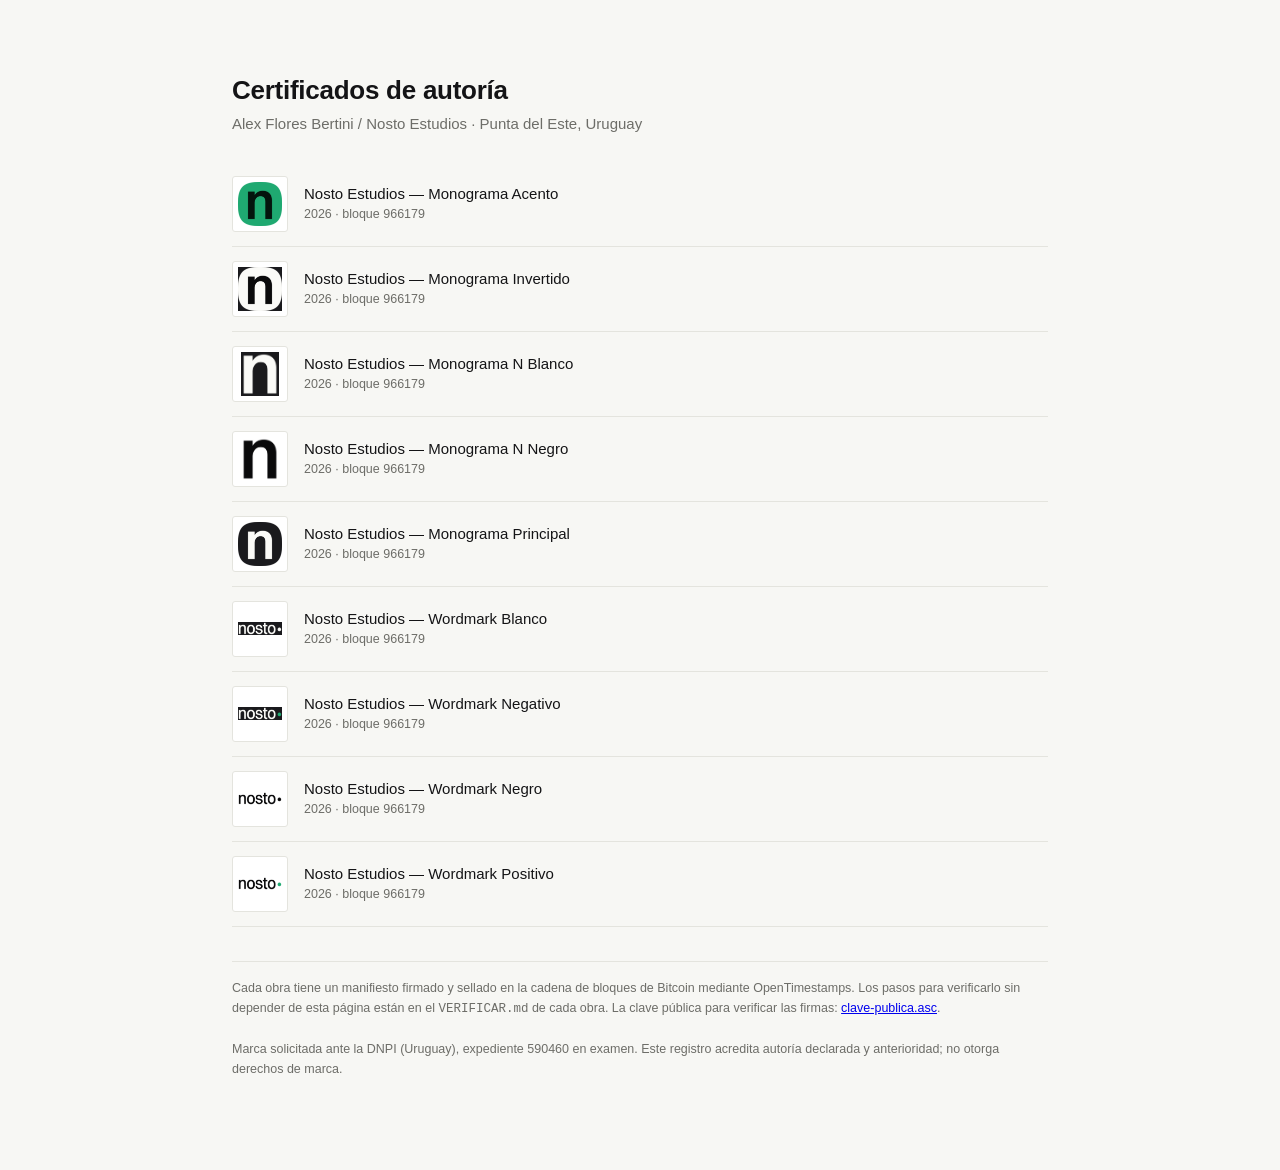
<file: index.html>
<!doctype html>
<html lang="es"><head><meta charset="utf-8">
<meta name="viewport" content="width=device-width, initial-scale=1">
<title>Certificados de autoría — Alex Flores Bertini / Nosto Estudios</title>
<meta name="description" content="Registro público de certificados de autoría de Alex Flores Bertini / Nosto Estudios: manifiestos firmados y sellados en Bitcoin con OpenTimestamps.">
<link rel="stylesheet" href="estilo.css"></head>
<body><main>
<h1>Certificados de autoría</h1>
<p class="sub">Alex Flores Bertini / Nosto Estudios · Punta del Este, Uruguay</p>
<ul class="lista">
<li><img src="0bc5fb3c-1c24-49cf-87ac-13768269d4f9/preview.png" alt=""><div><a href="0bc5fb3c-1c24-49cf-87ac-13768269d4f9/">Nosto Estudios — Monograma Acento</a><div class="meta">2026 · bloque 966179</div></div></li>
<li><img src="e2a8ee2f-dfc8-4337-b671-a739d326ea07/preview.png" alt=""><div><a href="e2a8ee2f-dfc8-4337-b671-a739d326ea07/">Nosto Estudios — Monograma Invertido</a><div class="meta">2026 · bloque 966179</div></div></li>
<li><img src="cacf6316-6833-4dca-974b-2f16792ba721/preview.png" alt=""><div><a href="cacf6316-6833-4dca-974b-2f16792ba721/">Nosto Estudios — Monograma N Blanco</a><div class="meta">2026 · bloque 966179</div></div></li>
<li><img src="ef501285-c025-4a81-8399-94e770ec6042/preview.png" alt=""><div><a href="ef501285-c025-4a81-8399-94e770ec6042/">Nosto Estudios — Monograma N Negro</a><div class="meta">2026 · bloque 966179</div></div></li>
<li><img src="640e5a05-ff37-415c-9a13-0d6cddcfff2c/preview.png" alt=""><div><a href="640e5a05-ff37-415c-9a13-0d6cddcfff2c/">Nosto Estudios — Monograma Principal</a><div class="meta">2026 · bloque 966179</div></div></li>
<li><img src="b8999463-d1fd-4826-aa79-1d5e12700e20/preview.png" alt=""><div><a href="b8999463-d1fd-4826-aa79-1d5e12700e20/">Nosto Estudios — Wordmark Blanco</a><div class="meta">2026 · bloque 966179</div></div></li>
<li><img src="2ccac34e-8e86-4251-b147-7a0a72bad768/preview.png" alt=""><div><a href="2ccac34e-8e86-4251-b147-7a0a72bad768/">Nosto Estudios — Wordmark Negativo</a><div class="meta">2026 · bloque 966179</div></div></li>
<li><img src="6660954e-7d10-4164-88cc-22def367653f/preview.png" alt=""><div><a href="6660954e-7d10-4164-88cc-22def367653f/">Nosto Estudios — Wordmark Negro</a><div class="meta">2026 · bloque 966179</div></div></li>
<li><img src="375dfd96-9ee0-4c67-bbba-329ff1a1e312/preview.png" alt=""><div><a href="375dfd96-9ee0-4c67-bbba-329ff1a1e312/">Nosto Estudios — Wordmark Positivo</a><div class="meta">2026 · bloque 966179</div></div></li>
</ul>
<p class="nota">Cada obra tiene un manifiesto firmado y sellado en la cadena de bloques
de Bitcoin mediante OpenTimestamps. Los pasos para verificarlo sin depender de esta
página están en el <code>VERIFICAR.md</code> de cada obra. La clave pública para
verificar las firmas: <a href="clave-publica.asc">clave-publica.asc</a>.<br><br>
Marca solicitada ante la DNPI (Uruguay), expediente 590460 en examen. Este registro acredita autoría declarada y anterioridad;
no otorga derechos de marca.</p>
</main></body></html>
</file>
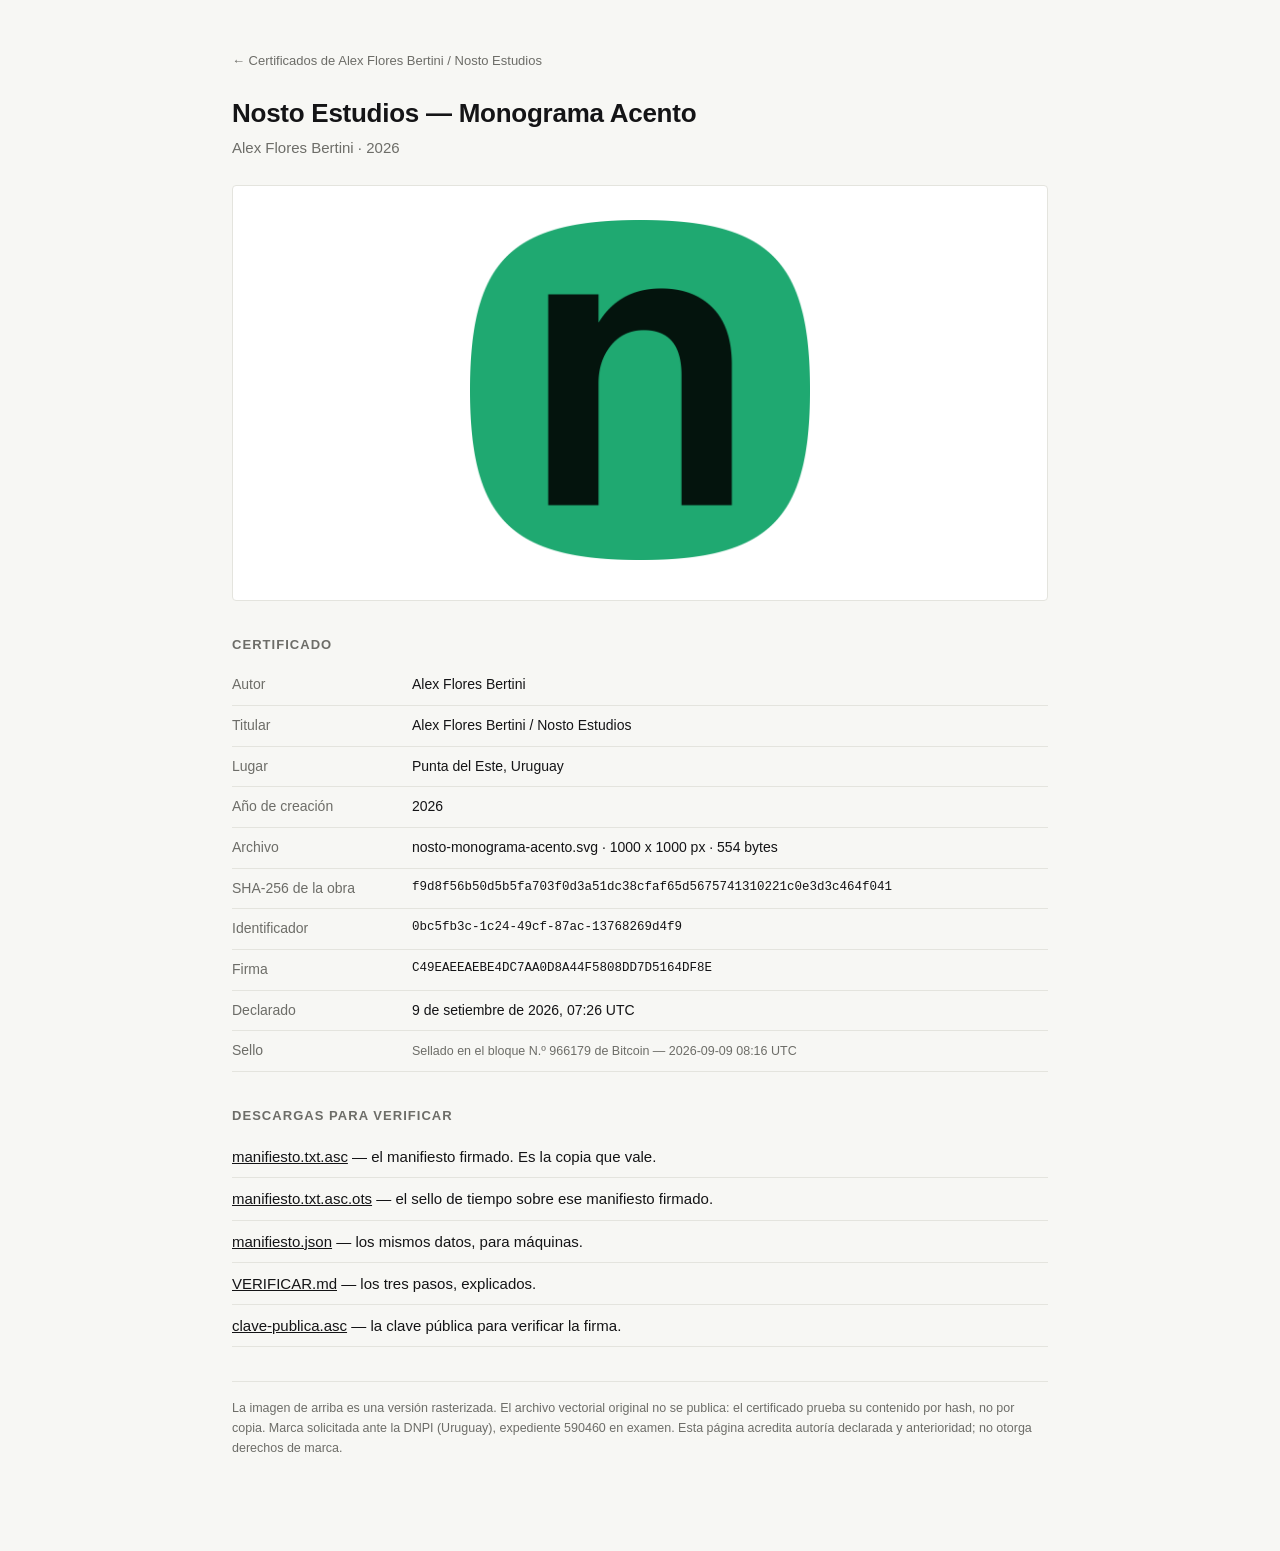
<file: 0bc5fb3c-1c24-49cf-87ac-13768269d4f9/index.html>
<!doctype html>
<html lang="es"><head><meta charset="utf-8">
<meta name="viewport" content="width=device-width, initial-scale=1">
<title>Nosto Estudios — Monograma Acento — Certificado de autoría</title>
<meta name="description" content="Certificado de autoría de Nosto Estudios — Monograma Acento, de Alex Flores Bertini. Manifiesto firmado y sellado en Bitcoin con OpenTimestamps.">
<link rel="stylesheet" href="../estilo.css"></head>
<body><main>
<header><a href="../">← Certificados de Alex Flores Bertini / Nosto Estudios</a></header>
<h1>Nosto Estudios — Monograma Acento</h1>
<p class="sub">Alex Flores Bertini · 2026</p>
<div class="obra"><img src="preview.png" alt="Nosto Estudios — Monograma Acento"></div>
<h2>Certificado</h2>
<table>
<tr><td>Autor</td><td>Alex Flores Bertini</td></tr>
<tr><td>Titular</td><td>Alex Flores Bertini / Nosto Estudios</td></tr>
<tr><td>Lugar</td><td>Punta del Este, Uruguay</td></tr>
<tr><td>Año de creación</td><td>2026</td></tr>
<tr><td>Archivo</td><td>nosto-monograma-acento.svg · 1000 x 1000 px · 554 bytes</td></tr>
<tr><td>SHA-256 de la obra</td><td class="mono">f9d8f56b50d5b5fa703f0d3a51dc38cfaf65d5675741310221c0e3d3c464f041</td></tr>
<tr><td>Identificador</td><td class="mono">0bc5fb3c-1c24-49cf-87ac-13768269d4f9</td></tr>
<tr><td>Firma</td><td class="mono">C49EAEEAEBE4DC7AA0D8A44F5808DD7D5164DF8E</td></tr>
<tr><td>Declarado</td><td>9 de setiembre de 2026, 07:26 UTC</td></tr>
<tr><td>Sello</td><td><span class="estado">Sellado en el bloque N.º 966179 de Bitcoin — 2026-09-09 08:16 UTC</span></td></tr>
</table>
<h2>Descargas para verificar</h2>
<ul class="arch">
<li><a href="manifiesto.txt.asc">manifiesto.txt.asc</a> — el manifiesto firmado. Es la copia que vale.</li>
<li><a href="manifiesto.txt.asc.ots">manifiesto.txt.asc.ots</a> — el sello de tiempo sobre ese manifiesto firmado.</li>
<li><a href="manifiesto.json">manifiesto.json</a> — los mismos datos, para máquinas.</li>
<li><a href="VERIFICAR.md">VERIFICAR.md</a> — los tres pasos, explicados.</li>
<li><a href="../clave-publica.asc">clave-publica.asc</a> — la clave pública para verificar la firma.</li>
</ul>
<p class="nota">La imagen de arriba es una versión rasterizada. El archivo vectorial
original no se publica: el certificado prueba su contenido por hash, no por copia.
Marca solicitada ante la DNPI (Uruguay), expediente 590460 en examen. Esta página acredita autoría declarada y
anterioridad; no otorga derechos de marca.</p>
</main></body></html>
</file>
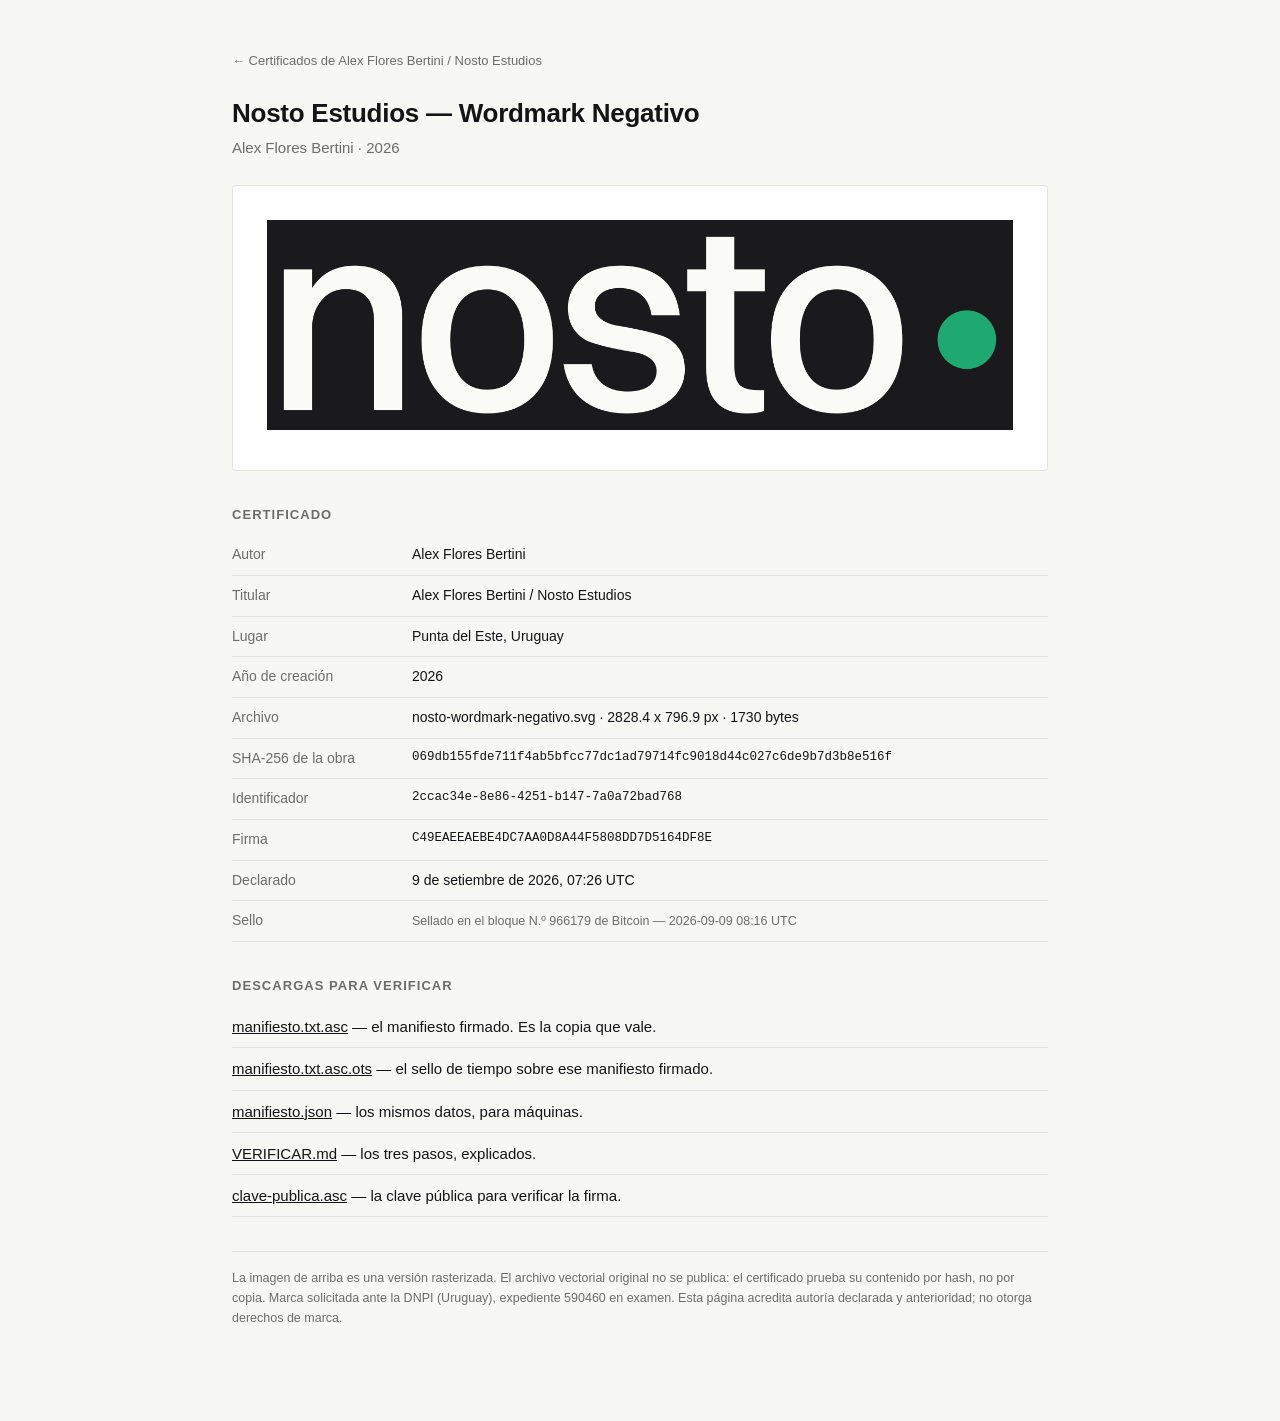
<file: 2ccac34e-8e86-4251-b147-7a0a72bad768/index.html>
<!doctype html>
<html lang="es"><head><meta charset="utf-8">
<meta name="viewport" content="width=device-width, initial-scale=1">
<title>Nosto Estudios — Wordmark Negativo — Certificado de autoría</title>
<meta name="description" content="Certificado de autoría de Nosto Estudios — Wordmark Negativo, de Alex Flores Bertini. Manifiesto firmado y sellado en Bitcoin con OpenTimestamps.">
<link rel="stylesheet" href="../estilo.css"></head>
<body><main>
<header><a href="../">← Certificados de Alex Flores Bertini / Nosto Estudios</a></header>
<h1>Nosto Estudios — Wordmark Negativo</h1>
<p class="sub">Alex Flores Bertini · 2026</p>
<div class="obra"><img src="preview.png" alt="Nosto Estudios — Wordmark Negativo"></div>
<h2>Certificado</h2>
<table>
<tr><td>Autor</td><td>Alex Flores Bertini</td></tr>
<tr><td>Titular</td><td>Alex Flores Bertini / Nosto Estudios</td></tr>
<tr><td>Lugar</td><td>Punta del Este, Uruguay</td></tr>
<tr><td>Año de creación</td><td>2026</td></tr>
<tr><td>Archivo</td><td>nosto-wordmark-negativo.svg · 2828.4 x 796.9 px · 1730 bytes</td></tr>
<tr><td>SHA-256 de la obra</td><td class="mono">069db155fde711f4ab5bfcc77dc1ad79714fc9018d44c027c6de9b7d3b8e516f</td></tr>
<tr><td>Identificador</td><td class="mono">2ccac34e-8e86-4251-b147-7a0a72bad768</td></tr>
<tr><td>Firma</td><td class="mono">C49EAEEAEBE4DC7AA0D8A44F5808DD7D5164DF8E</td></tr>
<tr><td>Declarado</td><td>9 de setiembre de 2026, 07:26 UTC</td></tr>
<tr><td>Sello</td><td><span class="estado">Sellado en el bloque N.º 966179 de Bitcoin — 2026-09-09 08:16 UTC</span></td></tr>
</table>
<h2>Descargas para verificar</h2>
<ul class="arch">
<li><a href="manifiesto.txt.asc">manifiesto.txt.asc</a> — el manifiesto firmado. Es la copia que vale.</li>
<li><a href="manifiesto.txt.asc.ots">manifiesto.txt.asc.ots</a> — el sello de tiempo sobre ese manifiesto firmado.</li>
<li><a href="manifiesto.json">manifiesto.json</a> — los mismos datos, para máquinas.</li>
<li><a href="VERIFICAR.md">VERIFICAR.md</a> — los tres pasos, explicados.</li>
<li><a href="../clave-publica.asc">clave-publica.asc</a> — la clave pública para verificar la firma.</li>
</ul>
<p class="nota">La imagen de arriba es una versión rasterizada. El archivo vectorial
original no se publica: el certificado prueba su contenido por hash, no por copia.
Marca solicitada ante la DNPI (Uruguay), expediente 590460 en examen. Esta página acredita autoría declarada y
anterioridad; no otorga derechos de marca.</p>
</main></body></html>
</file>
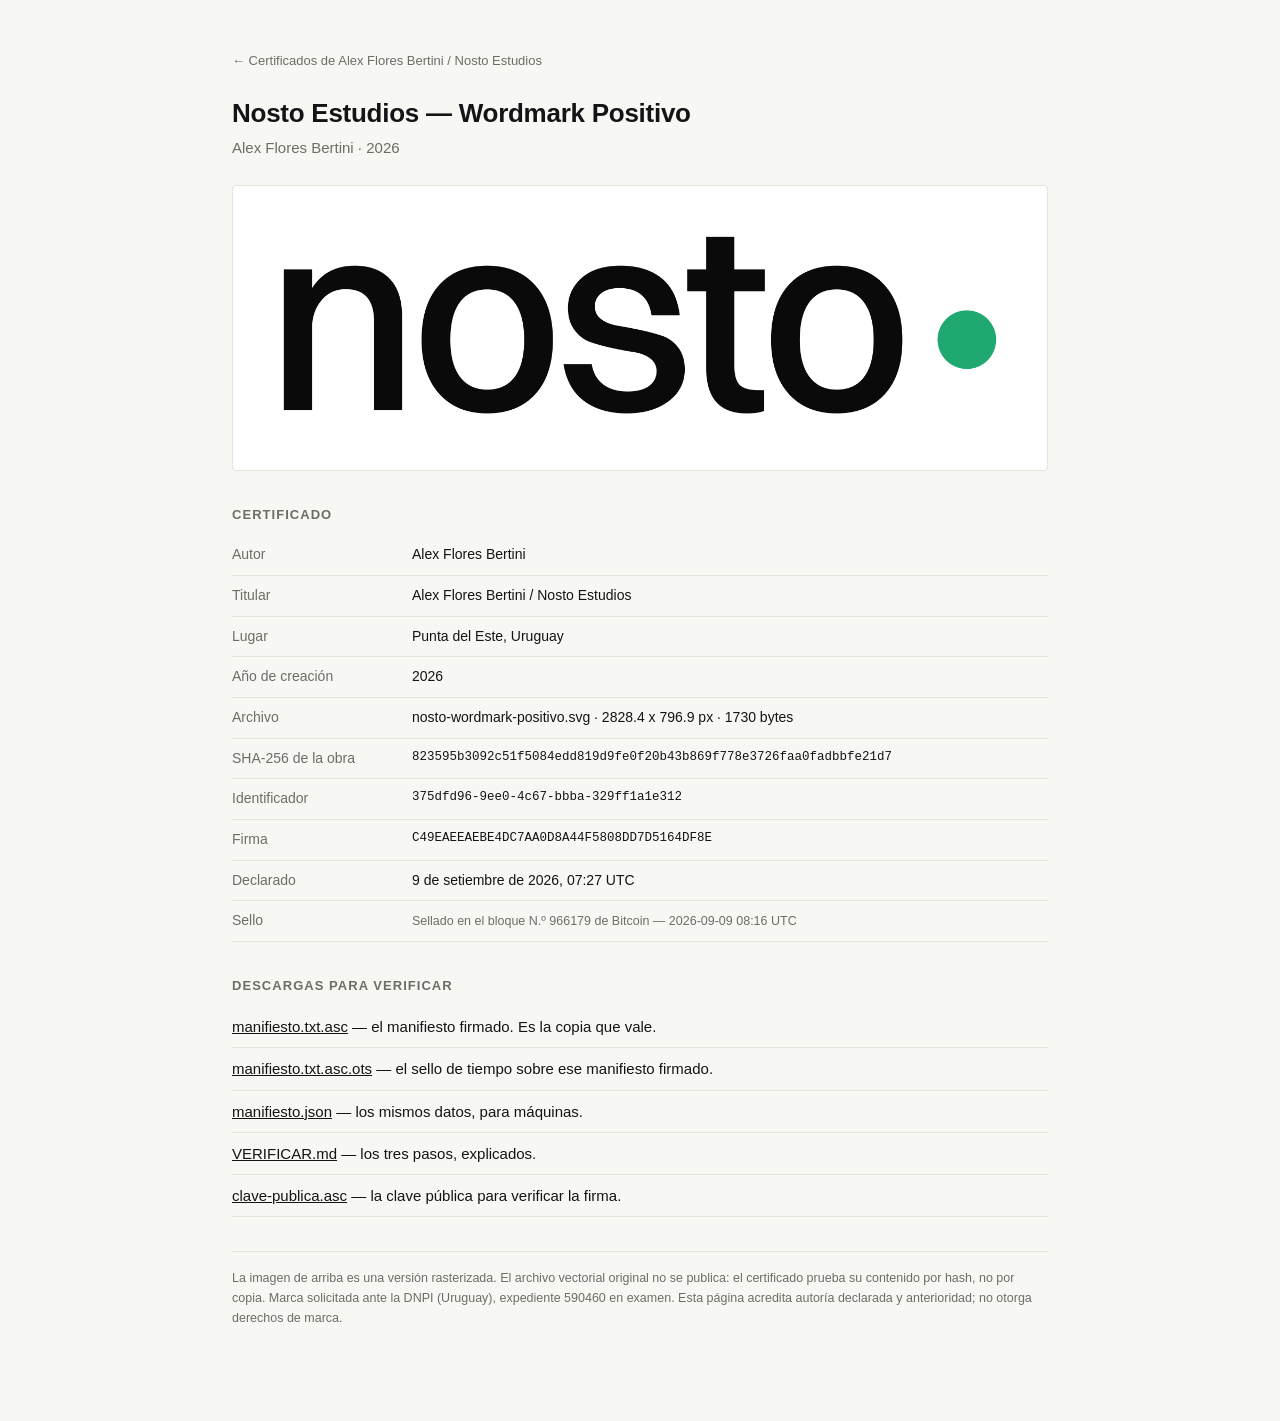
<file: 375dfd96-9ee0-4c67-bbba-329ff1a1e312/index.html>
<!doctype html>
<html lang="es"><head><meta charset="utf-8">
<meta name="viewport" content="width=device-width, initial-scale=1">
<title>Nosto Estudios — Wordmark Positivo — Certificado de autoría</title>
<meta name="description" content="Certificado de autoría de Nosto Estudios — Wordmark Positivo, de Alex Flores Bertini. Manifiesto firmado y sellado en Bitcoin con OpenTimestamps.">
<link rel="stylesheet" href="../estilo.css"></head>
<body><main>
<header><a href="../">← Certificados de Alex Flores Bertini / Nosto Estudios</a></header>
<h1>Nosto Estudios — Wordmark Positivo</h1>
<p class="sub">Alex Flores Bertini · 2026</p>
<div class="obra"><img src="preview.png" alt="Nosto Estudios — Wordmark Positivo"></div>
<h2>Certificado</h2>
<table>
<tr><td>Autor</td><td>Alex Flores Bertini</td></tr>
<tr><td>Titular</td><td>Alex Flores Bertini / Nosto Estudios</td></tr>
<tr><td>Lugar</td><td>Punta del Este, Uruguay</td></tr>
<tr><td>Año de creación</td><td>2026</td></tr>
<tr><td>Archivo</td><td>nosto-wordmark-positivo.svg · 2828.4 x 796.9 px · 1730 bytes</td></tr>
<tr><td>SHA-256 de la obra</td><td class="mono">823595b3092c51f5084edd819d9fe0f20b43b869f778e3726faa0fadbbfe21d7</td></tr>
<tr><td>Identificador</td><td class="mono">375dfd96-9ee0-4c67-bbba-329ff1a1e312</td></tr>
<tr><td>Firma</td><td class="mono">C49EAEEAEBE4DC7AA0D8A44F5808DD7D5164DF8E</td></tr>
<tr><td>Declarado</td><td>9 de setiembre de 2026, 07:27 UTC</td></tr>
<tr><td>Sello</td><td><span class="estado">Sellado en el bloque N.º 966179 de Bitcoin — 2026-09-09 08:16 UTC</span></td></tr>
</table>
<h2>Descargas para verificar</h2>
<ul class="arch">
<li><a href="manifiesto.txt.asc">manifiesto.txt.asc</a> — el manifiesto firmado. Es la copia que vale.</li>
<li><a href="manifiesto.txt.asc.ots">manifiesto.txt.asc.ots</a> — el sello de tiempo sobre ese manifiesto firmado.</li>
<li><a href="manifiesto.json">manifiesto.json</a> — los mismos datos, para máquinas.</li>
<li><a href="VERIFICAR.md">VERIFICAR.md</a> — los tres pasos, explicados.</li>
<li><a href="../clave-publica.asc">clave-publica.asc</a> — la clave pública para verificar la firma.</li>
</ul>
<p class="nota">La imagen de arriba es una versión rasterizada. El archivo vectorial
original no se publica: el certificado prueba su contenido por hash, no por copia.
Marca solicitada ante la DNPI (Uruguay), expediente 590460 en examen. Esta página acredita autoría declarada y
anterioridad; no otorga derechos de marca.</p>
</main></body></html>
</file>
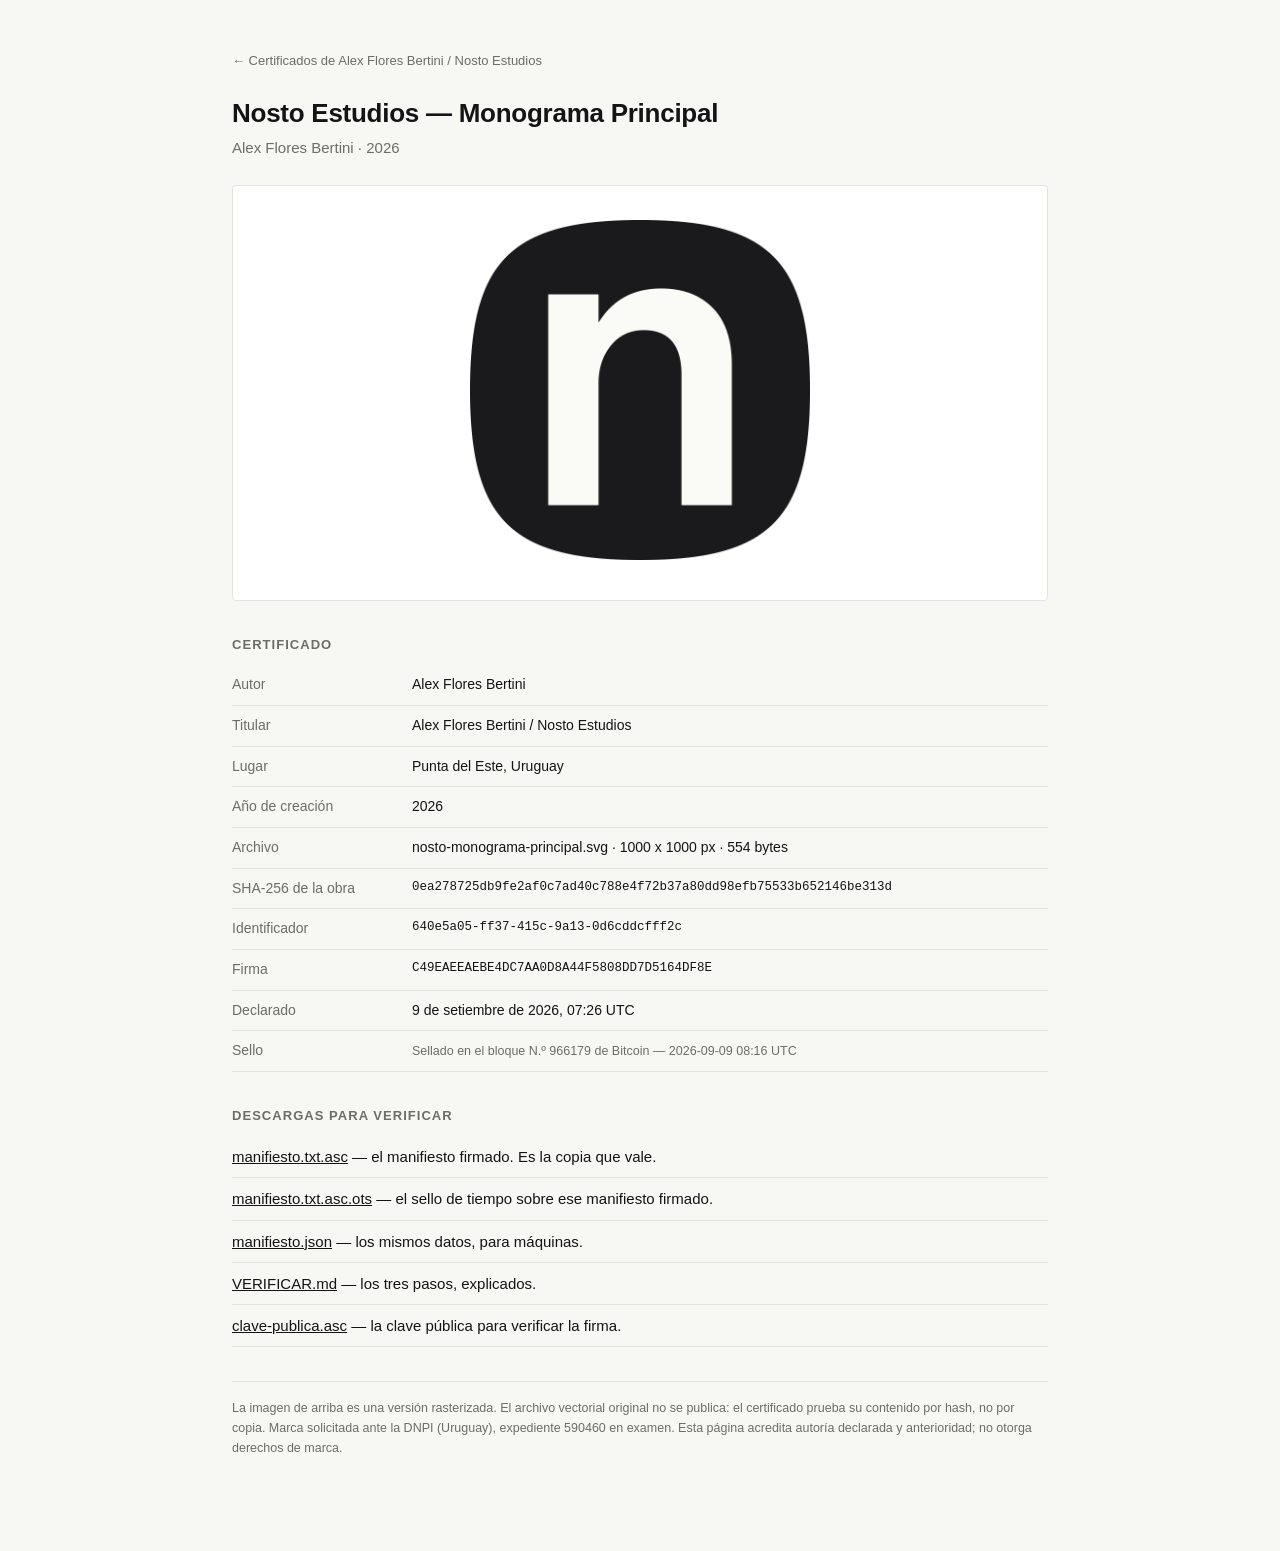
<file: 640e5a05-ff37-415c-9a13-0d6cddcfff2c/index.html>
<!doctype html>
<html lang="es"><head><meta charset="utf-8">
<meta name="viewport" content="width=device-width, initial-scale=1">
<title>Nosto Estudios — Monograma Principal — Certificado de autoría</title>
<meta name="description" content="Certificado de autoría de Nosto Estudios — Monograma Principal, de Alex Flores Bertini. Manifiesto firmado y sellado en Bitcoin con OpenTimestamps.">
<link rel="stylesheet" href="../estilo.css"></head>
<body><main>
<header><a href="../">← Certificados de Alex Flores Bertini / Nosto Estudios</a></header>
<h1>Nosto Estudios — Monograma Principal</h1>
<p class="sub">Alex Flores Bertini · 2026</p>
<div class="obra"><img src="preview.png" alt="Nosto Estudios — Monograma Principal"></div>
<h2>Certificado</h2>
<table>
<tr><td>Autor</td><td>Alex Flores Bertini</td></tr>
<tr><td>Titular</td><td>Alex Flores Bertini / Nosto Estudios</td></tr>
<tr><td>Lugar</td><td>Punta del Este, Uruguay</td></tr>
<tr><td>Año de creación</td><td>2026</td></tr>
<tr><td>Archivo</td><td>nosto-monograma-principal.svg · 1000 x 1000 px · 554 bytes</td></tr>
<tr><td>SHA-256 de la obra</td><td class="mono">0ea278725db9fe2af0c7ad40c788e4f72b37a80dd98efb75533b652146be313d</td></tr>
<tr><td>Identificador</td><td class="mono">640e5a05-ff37-415c-9a13-0d6cddcfff2c</td></tr>
<tr><td>Firma</td><td class="mono">C49EAEEAEBE4DC7AA0D8A44F5808DD7D5164DF8E</td></tr>
<tr><td>Declarado</td><td>9 de setiembre de 2026, 07:26 UTC</td></tr>
<tr><td>Sello</td><td><span class="estado">Sellado en el bloque N.º 966179 de Bitcoin — 2026-09-09 08:16 UTC</span></td></tr>
</table>
<h2>Descargas para verificar</h2>
<ul class="arch">
<li><a href="manifiesto.txt.asc">manifiesto.txt.asc</a> — el manifiesto firmado. Es la copia que vale.</li>
<li><a href="manifiesto.txt.asc.ots">manifiesto.txt.asc.ots</a> — el sello de tiempo sobre ese manifiesto firmado.</li>
<li><a href="manifiesto.json">manifiesto.json</a> — los mismos datos, para máquinas.</li>
<li><a href="VERIFICAR.md">VERIFICAR.md</a> — los tres pasos, explicados.</li>
<li><a href="../clave-publica.asc">clave-publica.asc</a> — la clave pública para verificar la firma.</li>
</ul>
<p class="nota">La imagen de arriba es una versión rasterizada. El archivo vectorial
original no se publica: el certificado prueba su contenido por hash, no por copia.
Marca solicitada ante la DNPI (Uruguay), expediente 590460 en examen. Esta página acredita autoría declarada y
anterioridad; no otorga derechos de marca.</p>
</main></body></html>
</file>
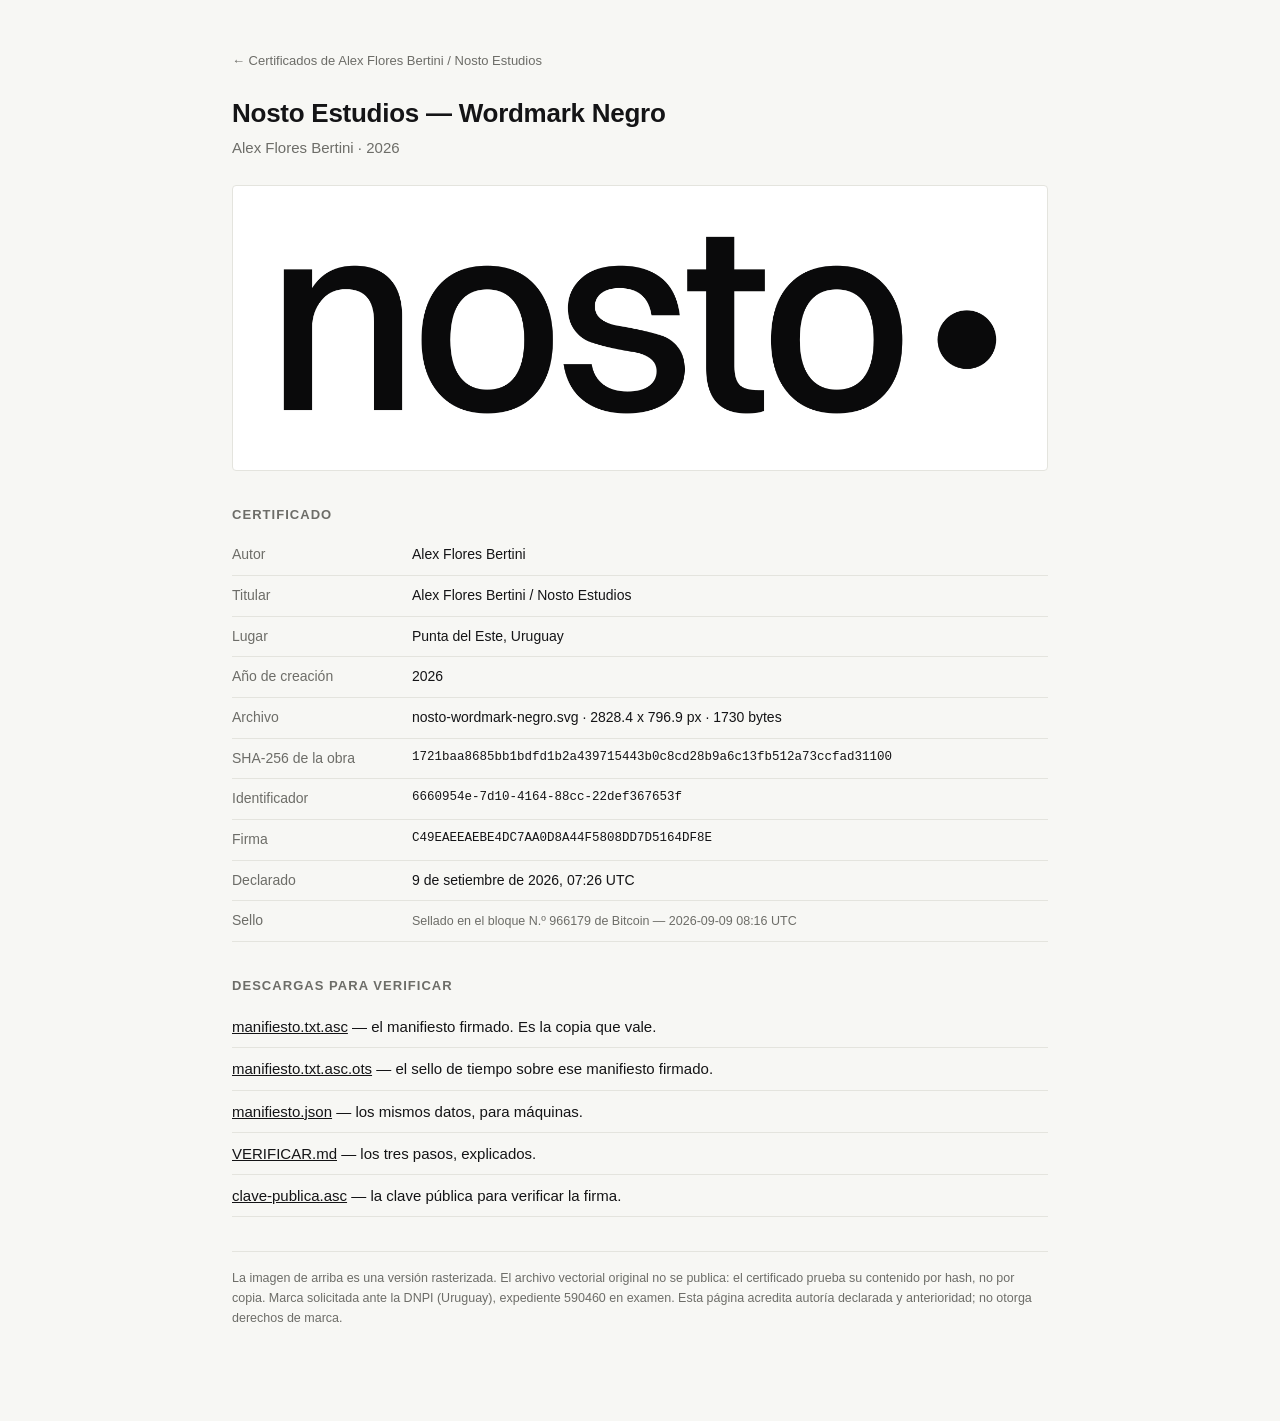
<file: 6660954e-7d10-4164-88cc-22def367653f/index.html>
<!doctype html>
<html lang="es"><head><meta charset="utf-8">
<meta name="viewport" content="width=device-width, initial-scale=1">
<title>Nosto Estudios — Wordmark Negro — Certificado de autoría</title>
<meta name="description" content="Certificado de autoría de Nosto Estudios — Wordmark Negro, de Alex Flores Bertini. Manifiesto firmado y sellado en Bitcoin con OpenTimestamps.">
<link rel="stylesheet" href="../estilo.css"></head>
<body><main>
<header><a href="../">← Certificados de Alex Flores Bertini / Nosto Estudios</a></header>
<h1>Nosto Estudios — Wordmark Negro</h1>
<p class="sub">Alex Flores Bertini · 2026</p>
<div class="obra"><img src="preview.png" alt="Nosto Estudios — Wordmark Negro"></div>
<h2>Certificado</h2>
<table>
<tr><td>Autor</td><td>Alex Flores Bertini</td></tr>
<tr><td>Titular</td><td>Alex Flores Bertini / Nosto Estudios</td></tr>
<tr><td>Lugar</td><td>Punta del Este, Uruguay</td></tr>
<tr><td>Año de creación</td><td>2026</td></tr>
<tr><td>Archivo</td><td>nosto-wordmark-negro.svg · 2828.4 x 796.9 px · 1730 bytes</td></tr>
<tr><td>SHA-256 de la obra</td><td class="mono">1721baa8685bb1bdfd1b2a439715443b0c8cd28b9a6c13fb512a73ccfad31100</td></tr>
<tr><td>Identificador</td><td class="mono">6660954e-7d10-4164-88cc-22def367653f</td></tr>
<tr><td>Firma</td><td class="mono">C49EAEEAEBE4DC7AA0D8A44F5808DD7D5164DF8E</td></tr>
<tr><td>Declarado</td><td>9 de setiembre de 2026, 07:26 UTC</td></tr>
<tr><td>Sello</td><td><span class="estado">Sellado en el bloque N.º 966179 de Bitcoin — 2026-09-09 08:16 UTC</span></td></tr>
</table>
<h2>Descargas para verificar</h2>
<ul class="arch">
<li><a href="manifiesto.txt.asc">manifiesto.txt.asc</a> — el manifiesto firmado. Es la copia que vale.</li>
<li><a href="manifiesto.txt.asc.ots">manifiesto.txt.asc.ots</a> — el sello de tiempo sobre ese manifiesto firmado.</li>
<li><a href="manifiesto.json">manifiesto.json</a> — los mismos datos, para máquinas.</li>
<li><a href="VERIFICAR.md">VERIFICAR.md</a> — los tres pasos, explicados.</li>
<li><a href="../clave-publica.asc">clave-publica.asc</a> — la clave pública para verificar la firma.</li>
</ul>
<p class="nota">La imagen de arriba es una versión rasterizada. El archivo vectorial
original no se publica: el certificado prueba su contenido por hash, no por copia.
Marca solicitada ante la DNPI (Uruguay), expediente 590460 en examen. Esta página acredita autoría declarada y
anterioridad; no otorga derechos de marca.</p>
</main></body></html>
</file>
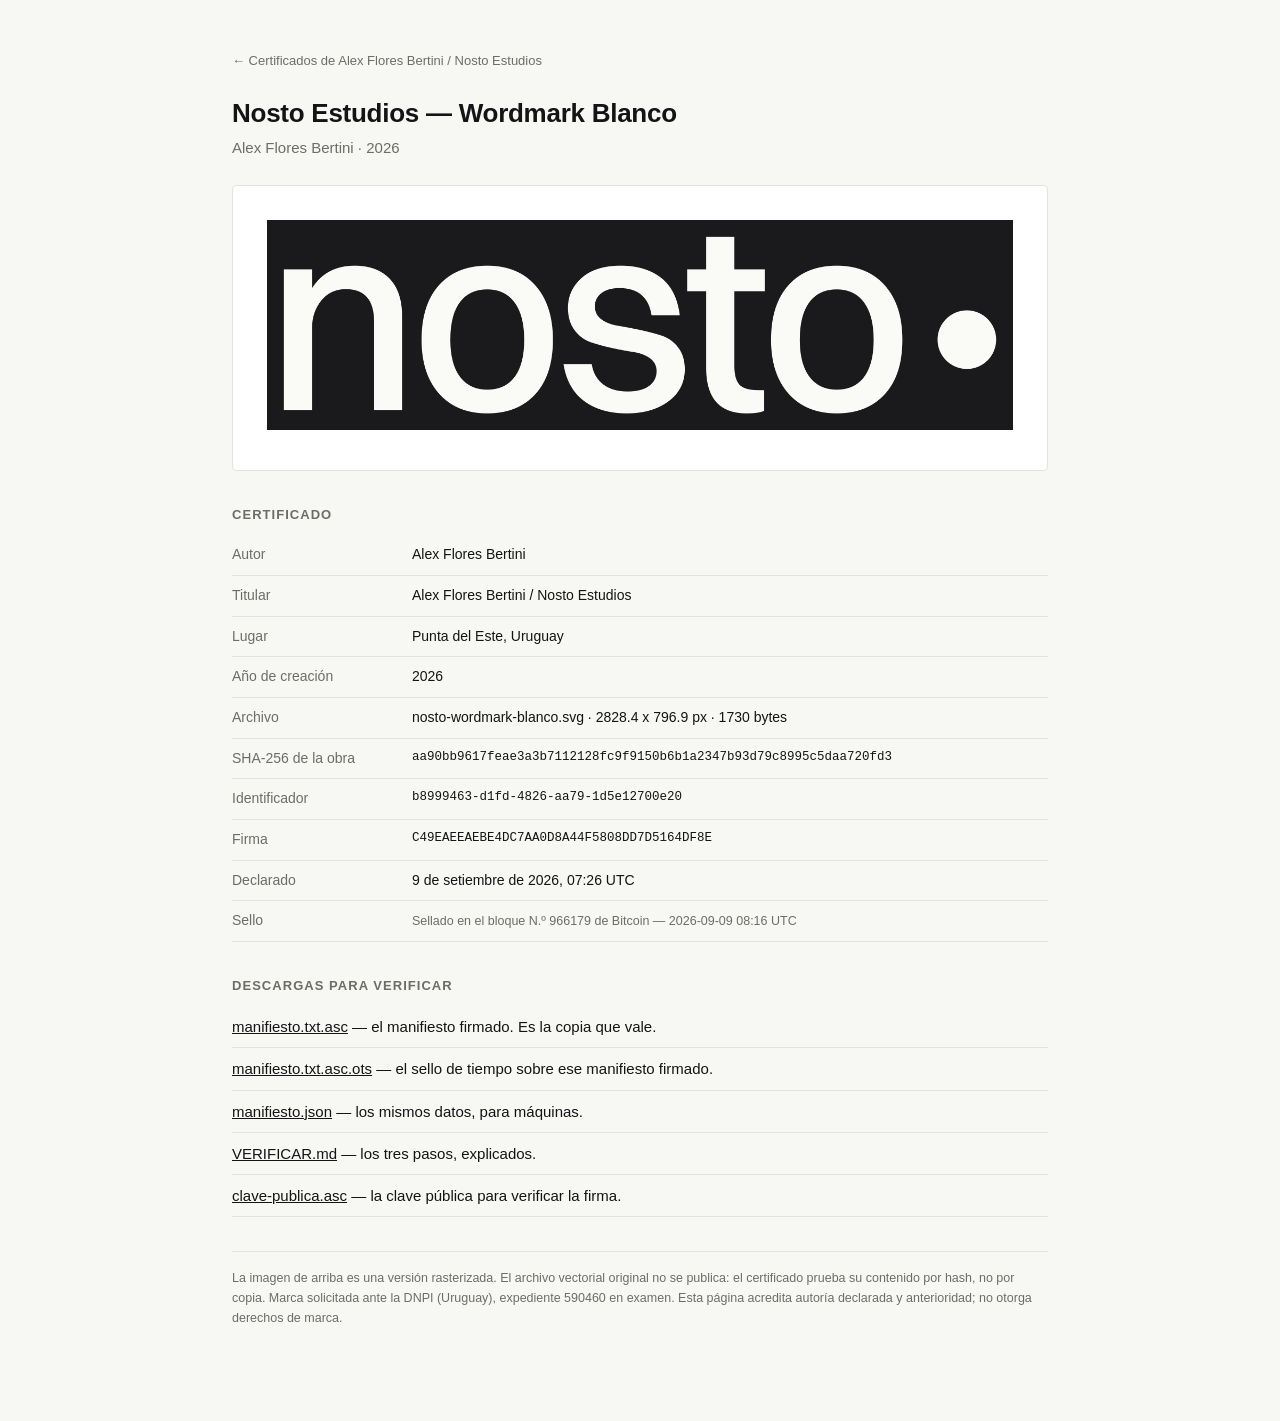
<file: b8999463-d1fd-4826-aa79-1d5e12700e20/index.html>
<!doctype html>
<html lang="es"><head><meta charset="utf-8">
<meta name="viewport" content="width=device-width, initial-scale=1">
<title>Nosto Estudios — Wordmark Blanco — Certificado de autoría</title>
<meta name="description" content="Certificado de autoría de Nosto Estudios — Wordmark Blanco, de Alex Flores Bertini. Manifiesto firmado y sellado en Bitcoin con OpenTimestamps.">
<link rel="stylesheet" href="../estilo.css"></head>
<body><main>
<header><a href="../">← Certificados de Alex Flores Bertini / Nosto Estudios</a></header>
<h1>Nosto Estudios — Wordmark Blanco</h1>
<p class="sub">Alex Flores Bertini · 2026</p>
<div class="obra"><img src="preview.png" alt="Nosto Estudios — Wordmark Blanco"></div>
<h2>Certificado</h2>
<table>
<tr><td>Autor</td><td>Alex Flores Bertini</td></tr>
<tr><td>Titular</td><td>Alex Flores Bertini / Nosto Estudios</td></tr>
<tr><td>Lugar</td><td>Punta del Este, Uruguay</td></tr>
<tr><td>Año de creación</td><td>2026</td></tr>
<tr><td>Archivo</td><td>nosto-wordmark-blanco.svg · 2828.4 x 796.9 px · 1730 bytes</td></tr>
<tr><td>SHA-256 de la obra</td><td class="mono">aa90bb9617feae3a3b7112128fc9f9150b6b1a2347b93d79c8995c5daa720fd3</td></tr>
<tr><td>Identificador</td><td class="mono">b8999463-d1fd-4826-aa79-1d5e12700e20</td></tr>
<tr><td>Firma</td><td class="mono">C49EAEEAEBE4DC7AA0D8A44F5808DD7D5164DF8E</td></tr>
<tr><td>Declarado</td><td>9 de setiembre de 2026, 07:26 UTC</td></tr>
<tr><td>Sello</td><td><span class="estado">Sellado en el bloque N.º 966179 de Bitcoin — 2026-09-09 08:16 UTC</span></td></tr>
</table>
<h2>Descargas para verificar</h2>
<ul class="arch">
<li><a href="manifiesto.txt.asc">manifiesto.txt.asc</a> — el manifiesto firmado. Es la copia que vale.</li>
<li><a href="manifiesto.txt.asc.ots">manifiesto.txt.asc.ots</a> — el sello de tiempo sobre ese manifiesto firmado.</li>
<li><a href="manifiesto.json">manifiesto.json</a> — los mismos datos, para máquinas.</li>
<li><a href="VERIFICAR.md">VERIFICAR.md</a> — los tres pasos, explicados.</li>
<li><a href="../clave-publica.asc">clave-publica.asc</a> — la clave pública para verificar la firma.</li>
</ul>
<p class="nota">La imagen de arriba es una versión rasterizada. El archivo vectorial
original no se publica: el certificado prueba su contenido por hash, no por copia.
Marca solicitada ante la DNPI (Uruguay), expediente 590460 en examen. Esta página acredita autoría declarada y
anterioridad; no otorga derechos de marca.</p>
</main></body></html>
</file>
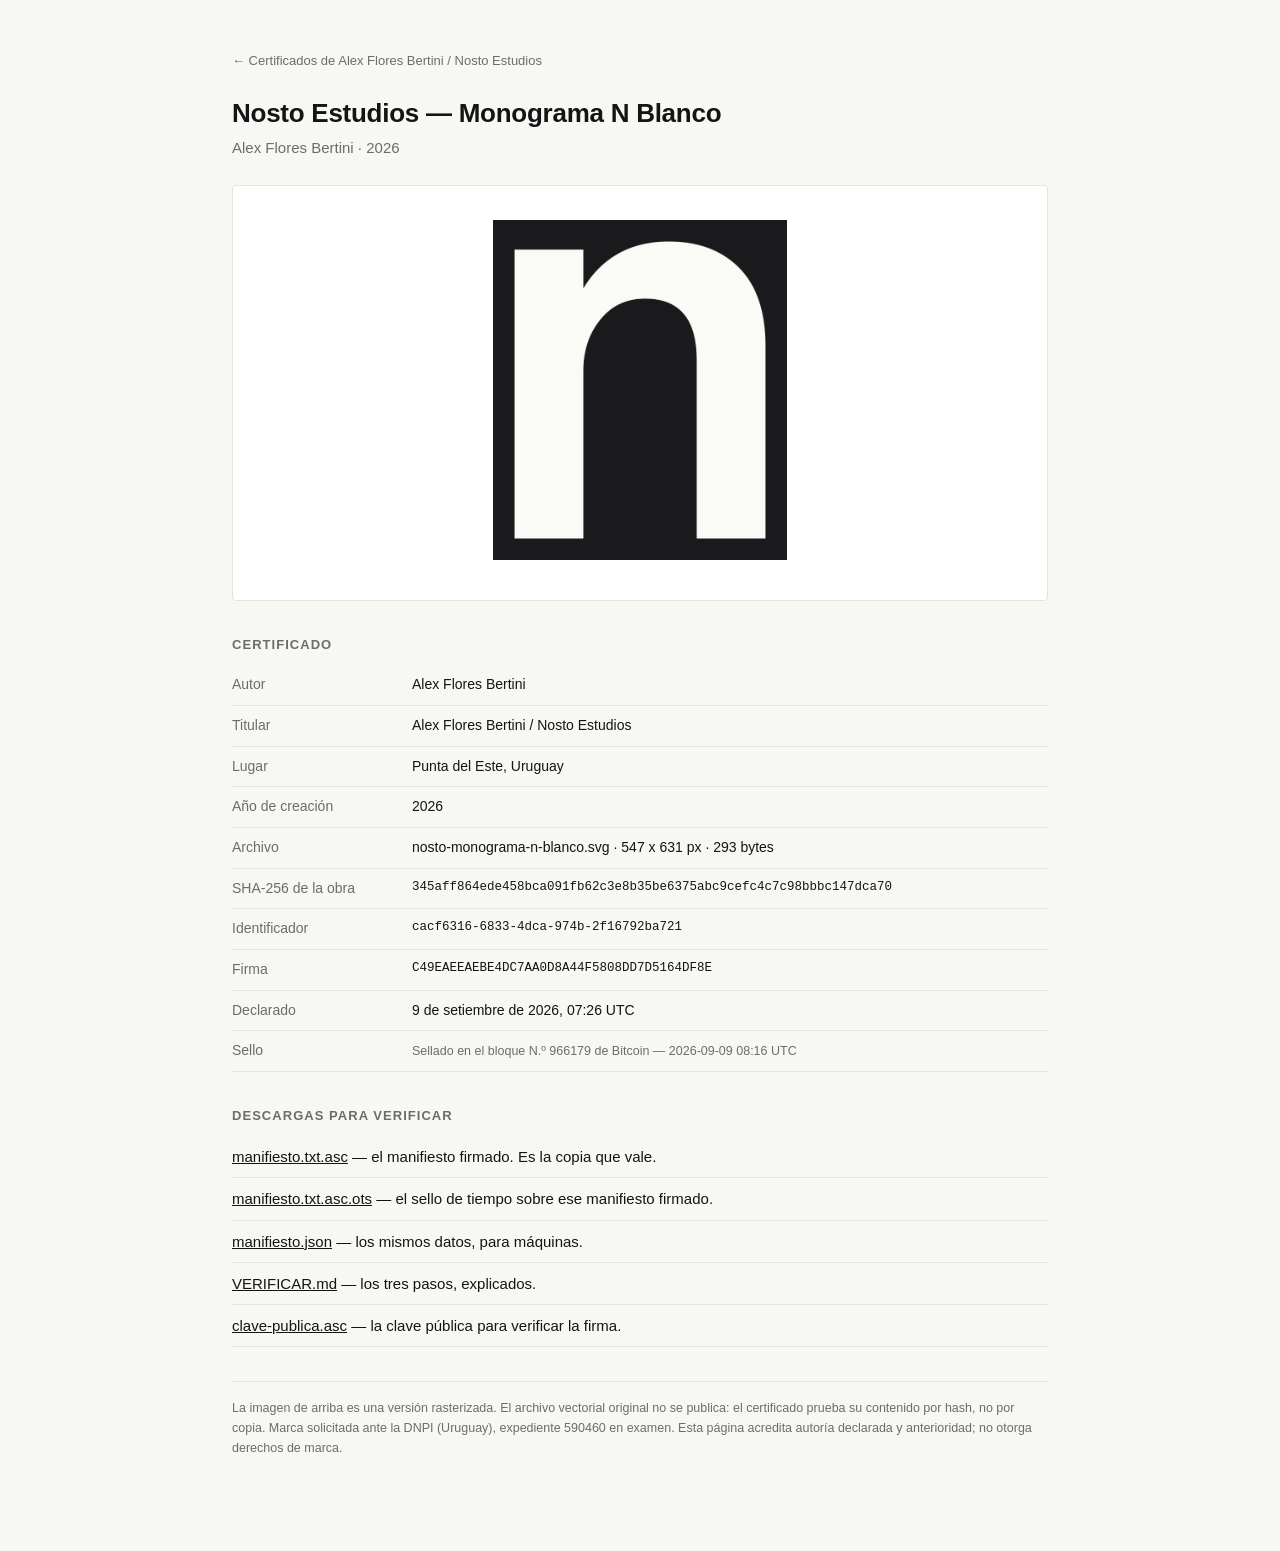
<file: cacf6316-6833-4dca-974b-2f16792ba721/index.html>
<!doctype html>
<html lang="es"><head><meta charset="utf-8">
<meta name="viewport" content="width=device-width, initial-scale=1">
<title>Nosto Estudios — Monograma N Blanco — Certificado de autoría</title>
<meta name="description" content="Certificado de autoría de Nosto Estudios — Monograma N Blanco, de Alex Flores Bertini. Manifiesto firmado y sellado en Bitcoin con OpenTimestamps.">
<link rel="stylesheet" href="../estilo.css"></head>
<body><main>
<header><a href="../">← Certificados de Alex Flores Bertini / Nosto Estudios</a></header>
<h1>Nosto Estudios — Monograma N Blanco</h1>
<p class="sub">Alex Flores Bertini · 2026</p>
<div class="obra"><img src="preview.png" alt="Nosto Estudios — Monograma N Blanco"></div>
<h2>Certificado</h2>
<table>
<tr><td>Autor</td><td>Alex Flores Bertini</td></tr>
<tr><td>Titular</td><td>Alex Flores Bertini / Nosto Estudios</td></tr>
<tr><td>Lugar</td><td>Punta del Este, Uruguay</td></tr>
<tr><td>Año de creación</td><td>2026</td></tr>
<tr><td>Archivo</td><td>nosto-monograma-n-blanco.svg · 547 x 631 px · 293 bytes</td></tr>
<tr><td>SHA-256 de la obra</td><td class="mono">345aff864ede458bca091fb62c3e8b35be6375abc9cefc4c7c98bbbc147dca70</td></tr>
<tr><td>Identificador</td><td class="mono">cacf6316-6833-4dca-974b-2f16792ba721</td></tr>
<tr><td>Firma</td><td class="mono">C49EAEEAEBE4DC7AA0D8A44F5808DD7D5164DF8E</td></tr>
<tr><td>Declarado</td><td>9 de setiembre de 2026, 07:26 UTC</td></tr>
<tr><td>Sello</td><td><span class="estado">Sellado en el bloque N.º 966179 de Bitcoin — 2026-09-09 08:16 UTC</span></td></tr>
</table>
<h2>Descargas para verificar</h2>
<ul class="arch">
<li><a href="manifiesto.txt.asc">manifiesto.txt.asc</a> — el manifiesto firmado. Es la copia que vale.</li>
<li><a href="manifiesto.txt.asc.ots">manifiesto.txt.asc.ots</a> — el sello de tiempo sobre ese manifiesto firmado.</li>
<li><a href="manifiesto.json">manifiesto.json</a> — los mismos datos, para máquinas.</li>
<li><a href="VERIFICAR.md">VERIFICAR.md</a> — los tres pasos, explicados.</li>
<li><a href="../clave-publica.asc">clave-publica.asc</a> — la clave pública para verificar la firma.</li>
</ul>
<p class="nota">La imagen de arriba es una versión rasterizada. El archivo vectorial
original no se publica: el certificado prueba su contenido por hash, no por copia.
Marca solicitada ante la DNPI (Uruguay), expediente 590460 en examen. Esta página acredita autoría declarada y
anterioridad; no otorga derechos de marca.</p>
</main></body></html>
</file>
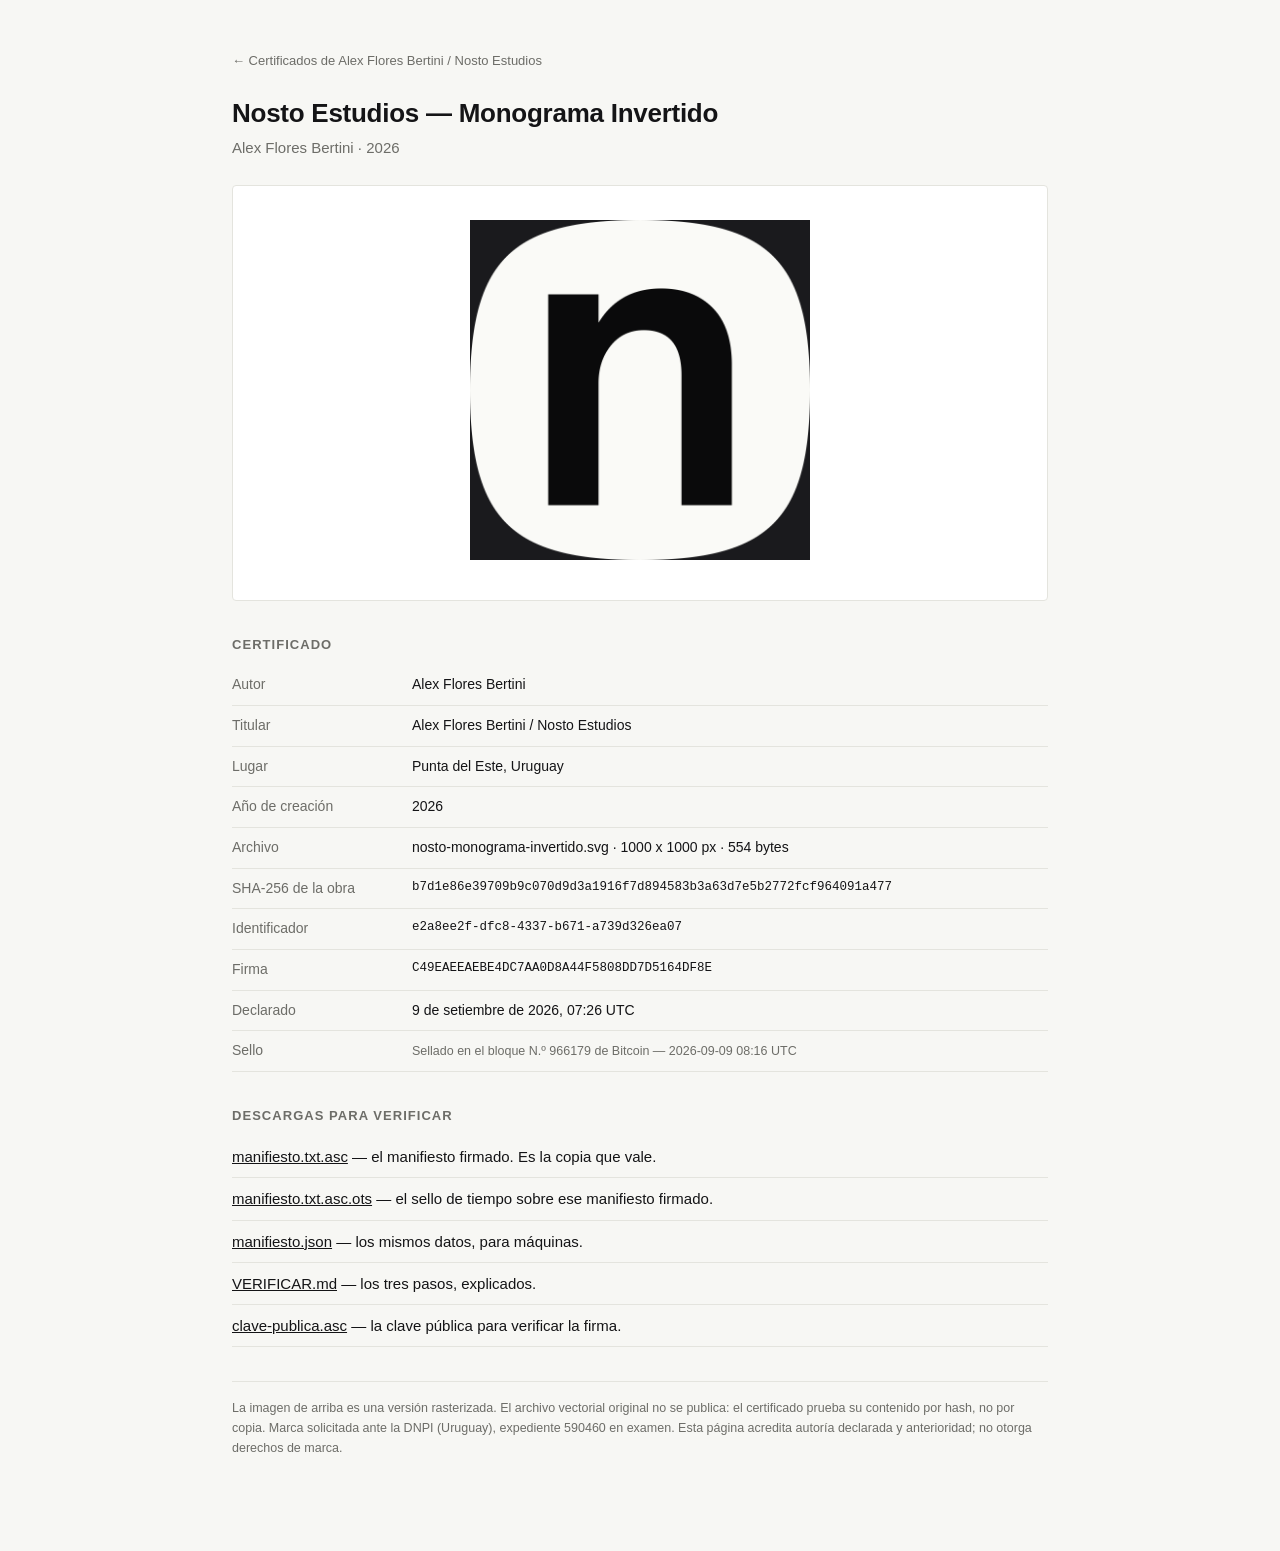
<file: e2a8ee2f-dfc8-4337-b671-a739d326ea07/index.html>
<!doctype html>
<html lang="es"><head><meta charset="utf-8">
<meta name="viewport" content="width=device-width, initial-scale=1">
<title>Nosto Estudios — Monograma Invertido — Certificado de autoría</title>
<meta name="description" content="Certificado de autoría de Nosto Estudios — Monograma Invertido, de Alex Flores Bertini. Manifiesto firmado y sellado en Bitcoin con OpenTimestamps.">
<link rel="stylesheet" href="../estilo.css"></head>
<body><main>
<header><a href="../">← Certificados de Alex Flores Bertini / Nosto Estudios</a></header>
<h1>Nosto Estudios — Monograma Invertido</h1>
<p class="sub">Alex Flores Bertini · 2026</p>
<div class="obra"><img src="preview.png" alt="Nosto Estudios — Monograma Invertido"></div>
<h2>Certificado</h2>
<table>
<tr><td>Autor</td><td>Alex Flores Bertini</td></tr>
<tr><td>Titular</td><td>Alex Flores Bertini / Nosto Estudios</td></tr>
<tr><td>Lugar</td><td>Punta del Este, Uruguay</td></tr>
<tr><td>Año de creación</td><td>2026</td></tr>
<tr><td>Archivo</td><td>nosto-monograma-invertido.svg · 1000 x 1000 px · 554 bytes</td></tr>
<tr><td>SHA-256 de la obra</td><td class="mono">b7d1e86e39709b9c070d9d3a1916f7d894583b3a63d7e5b2772fcf964091a477</td></tr>
<tr><td>Identificador</td><td class="mono">e2a8ee2f-dfc8-4337-b671-a739d326ea07</td></tr>
<tr><td>Firma</td><td class="mono">C49EAEEAEBE4DC7AA0D8A44F5808DD7D5164DF8E</td></tr>
<tr><td>Declarado</td><td>9 de setiembre de 2026, 07:26 UTC</td></tr>
<tr><td>Sello</td><td><span class="estado">Sellado en el bloque N.º 966179 de Bitcoin — 2026-09-09 08:16 UTC</span></td></tr>
</table>
<h2>Descargas para verificar</h2>
<ul class="arch">
<li><a href="manifiesto.txt.asc">manifiesto.txt.asc</a> — el manifiesto firmado. Es la copia que vale.</li>
<li><a href="manifiesto.txt.asc.ots">manifiesto.txt.asc.ots</a> — el sello de tiempo sobre ese manifiesto firmado.</li>
<li><a href="manifiesto.json">manifiesto.json</a> — los mismos datos, para máquinas.</li>
<li><a href="VERIFICAR.md">VERIFICAR.md</a> — los tres pasos, explicados.</li>
<li><a href="../clave-publica.asc">clave-publica.asc</a> — la clave pública para verificar la firma.</li>
</ul>
<p class="nota">La imagen de arriba es una versión rasterizada. El archivo vectorial
original no se publica: el certificado prueba su contenido por hash, no por copia.
Marca solicitada ante la DNPI (Uruguay), expediente 590460 en examen. Esta página acredita autoría declarada y
anterioridad; no otorga derechos de marca.</p>
</main></body></html>
</file>
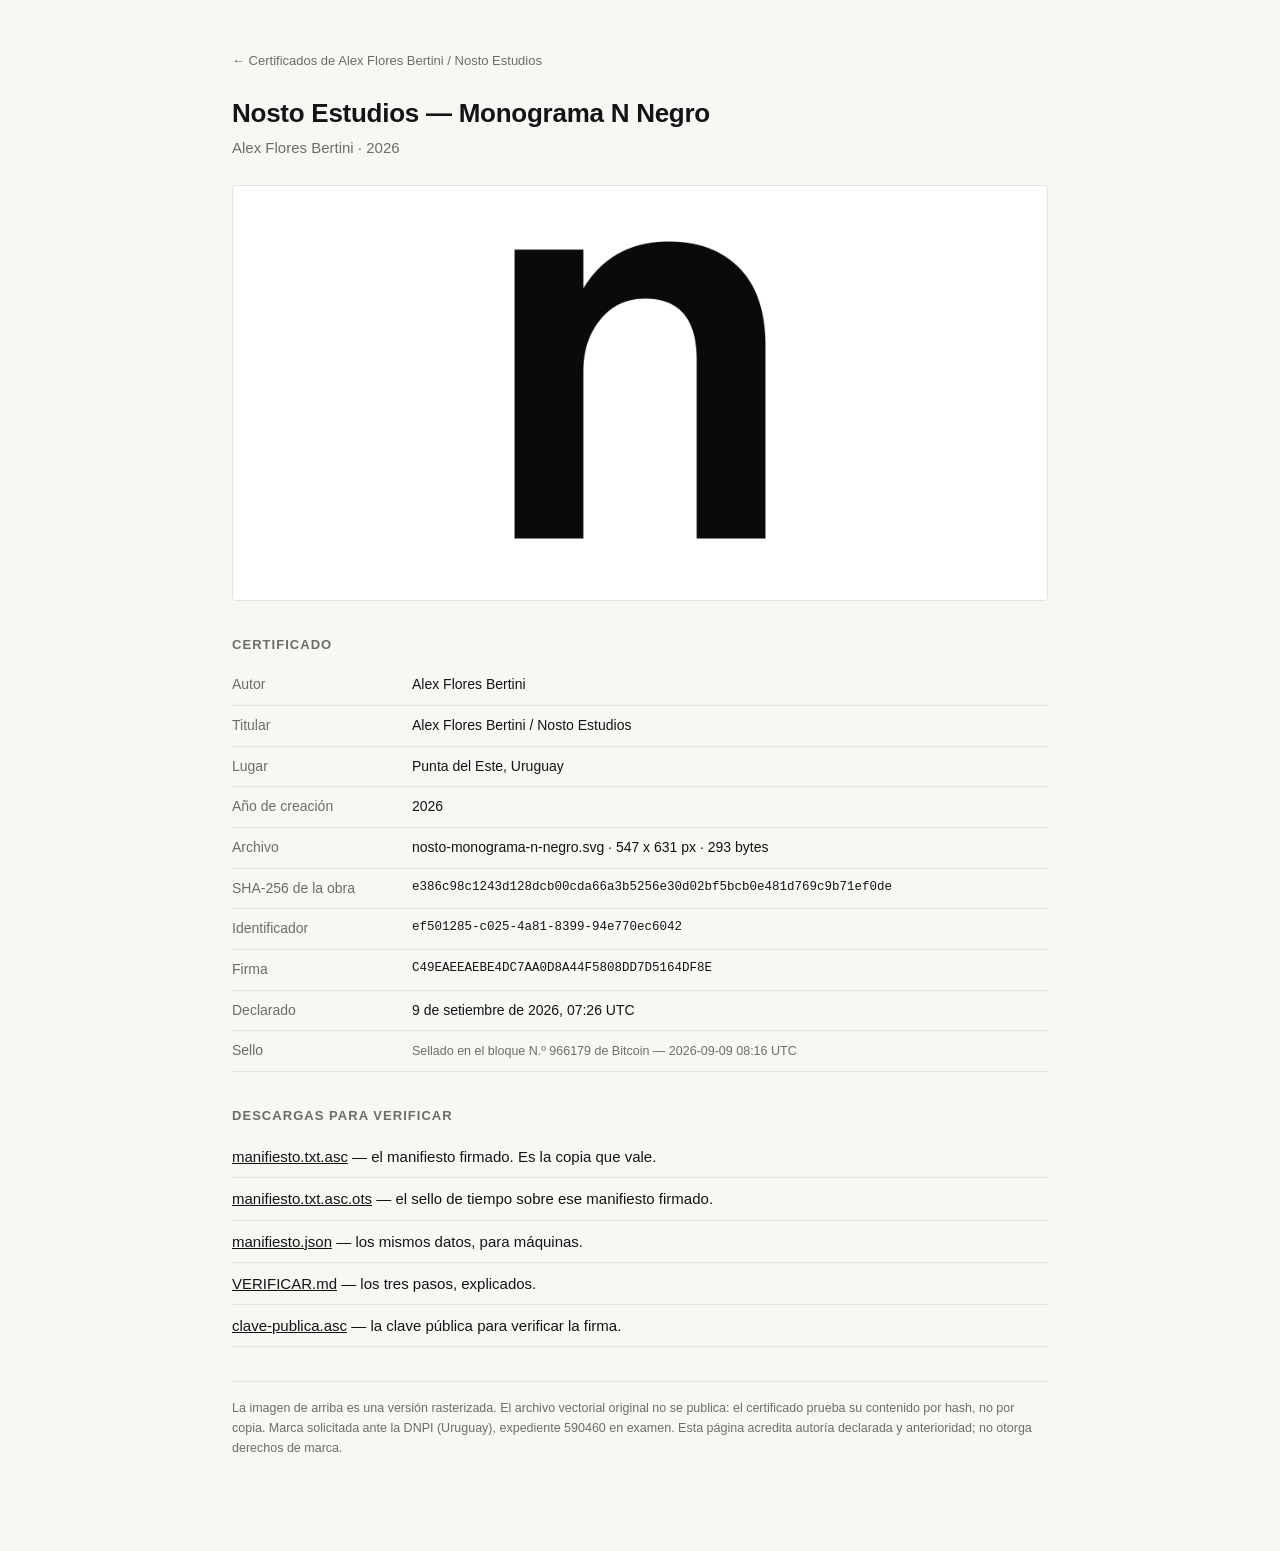
<file: ef501285-c025-4a81-8399-94e770ec6042/index.html>
<!doctype html>
<html lang="es"><head><meta charset="utf-8">
<meta name="viewport" content="width=device-width, initial-scale=1">
<title>Nosto Estudios — Monograma N Negro — Certificado de autoría</title>
<meta name="description" content="Certificado de autoría de Nosto Estudios — Monograma N Negro, de Alex Flores Bertini. Manifiesto firmado y sellado en Bitcoin con OpenTimestamps.">
<link rel="stylesheet" href="../estilo.css"></head>
<body><main>
<header><a href="../">← Certificados de Alex Flores Bertini / Nosto Estudios</a></header>
<h1>Nosto Estudios — Monograma N Negro</h1>
<p class="sub">Alex Flores Bertini · 2026</p>
<div class="obra"><img src="preview.png" alt="Nosto Estudios — Monograma N Negro"></div>
<h2>Certificado</h2>
<table>
<tr><td>Autor</td><td>Alex Flores Bertini</td></tr>
<tr><td>Titular</td><td>Alex Flores Bertini / Nosto Estudios</td></tr>
<tr><td>Lugar</td><td>Punta del Este, Uruguay</td></tr>
<tr><td>Año de creación</td><td>2026</td></tr>
<tr><td>Archivo</td><td>nosto-monograma-n-negro.svg · 547 x 631 px · 293 bytes</td></tr>
<tr><td>SHA-256 de la obra</td><td class="mono">e386c98c1243d128dcb00cda66a3b5256e30d02bf5bcb0e481d769c9b71ef0de</td></tr>
<tr><td>Identificador</td><td class="mono">ef501285-c025-4a81-8399-94e770ec6042</td></tr>
<tr><td>Firma</td><td class="mono">C49EAEEAEBE4DC7AA0D8A44F5808DD7D5164DF8E</td></tr>
<tr><td>Declarado</td><td>9 de setiembre de 2026, 07:26 UTC</td></tr>
<tr><td>Sello</td><td><span class="estado">Sellado en el bloque N.º 966179 de Bitcoin — 2026-09-09 08:16 UTC</span></td></tr>
</table>
<h2>Descargas para verificar</h2>
<ul class="arch">
<li><a href="manifiesto.txt.asc">manifiesto.txt.asc</a> — el manifiesto firmado. Es la copia que vale.</li>
<li><a href="manifiesto.txt.asc.ots">manifiesto.txt.asc.ots</a> — el sello de tiempo sobre ese manifiesto firmado.</li>
<li><a href="manifiesto.json">manifiesto.json</a> — los mismos datos, para máquinas.</li>
<li><a href="VERIFICAR.md">VERIFICAR.md</a> — los tres pasos, explicados.</li>
<li><a href="../clave-publica.asc">clave-publica.asc</a> — la clave pública para verificar la firma.</li>
</ul>
<p class="nota">La imagen de arriba es una versión rasterizada. El archivo vectorial
original no se publica: el certificado prueba su contenido por hash, no por copia.
Marca solicitada ante la DNPI (Uruguay), expediente 590460 en examen. Esta página acredita autoría declarada y
anterioridad; no otorga derechos de marca.</p>
</main></body></html>
</file>
<file: estilo.css>
:root { color-scheme: light dark; --tinta:#141416; --tenue:#6d6d68; --linea:#e4e4de;
  --fondo:#f7f7f4; --tarjeta:#ffffff; }
@media (prefers-color-scheme: dark) { :root { --tinta:#f2f2ef; --tenue:#9d9d97;
  --linea:#2a2a2c; --fondo:#0f0f11; --tarjeta:#17171a; } }
* { box-sizing:border-box; }
body { margin:0; background:var(--fondo); color:var(--tinta); font:15px/1.55
  -apple-system, BlinkMacSystemFont, "Segoe UI", Helvetica, Arial, sans-serif; }
main { max-width:860px; margin:0 auto; padding:48px 22px 80px; }
header a { color:var(--tenue); text-decoration:none; font-size:13px; }
h1 { font-size:26px; font-weight:600; margin:22px 0 2px; letter-spacing:-0.01em; }
h2 { font-size:13px; text-transform:uppercase; letter-spacing:.08em; color:var(--tenue);
  margin:34px 0 10px; font-weight:600; }
.sub { color:var(--tenue); margin:0 0 26px; }
.obra { background:var(--tarjeta); border:1px solid var(--linea); border-radius:4px;
  padding:34px; text-align:center; margin:0 0 30px; }
.obra img { max-width:100%; max-height:340px; height:auto; object-fit:contain; }
table { border-collapse:collapse; width:100%; font-size:14px; }
td { padding:9px 0; border-bottom:1px solid var(--linea); vertical-align:top; }
td:first-child { color:var(--tenue); width:180px; padding-right:16px; }
code, .mono { font-family:ui-monospace, SFMono-Regular, Menlo, Consolas, monospace;
  font-size:12.5px; word-break:break-all; }
ul.arch { list-style:none; padding:0; margin:0; }
ul.arch li { padding:9px 0; border-bottom:1px solid var(--linea); }
ul.arch a { color:var(--tinta); }
.nota { color:var(--tenue); font-size:12.5px; line-height:1.6; margin-top:34px;
  border-top:1px solid var(--linea); padding-top:16px; }
.estado { display:inline-block; font-size:12.5px; color:var(--tenue); }
.lista { list-style:none; padding:0; margin:0; }
.lista li { border-bottom:1px solid var(--linea); padding:14px 0; display:flex;
  gap:16px; align-items:center; }
.lista img { width:56px; height:56px; object-fit:contain; background:var(--tarjeta);
  border:1px solid var(--linea); border-radius:3px; padding:5px; }
.lista a { color:var(--tinta); text-decoration:none; font-weight:500; }
.lista a:hover { text-decoration:underline; }
.lista .meta { color:var(--tenue); font-size:12.5px; }
</file>
